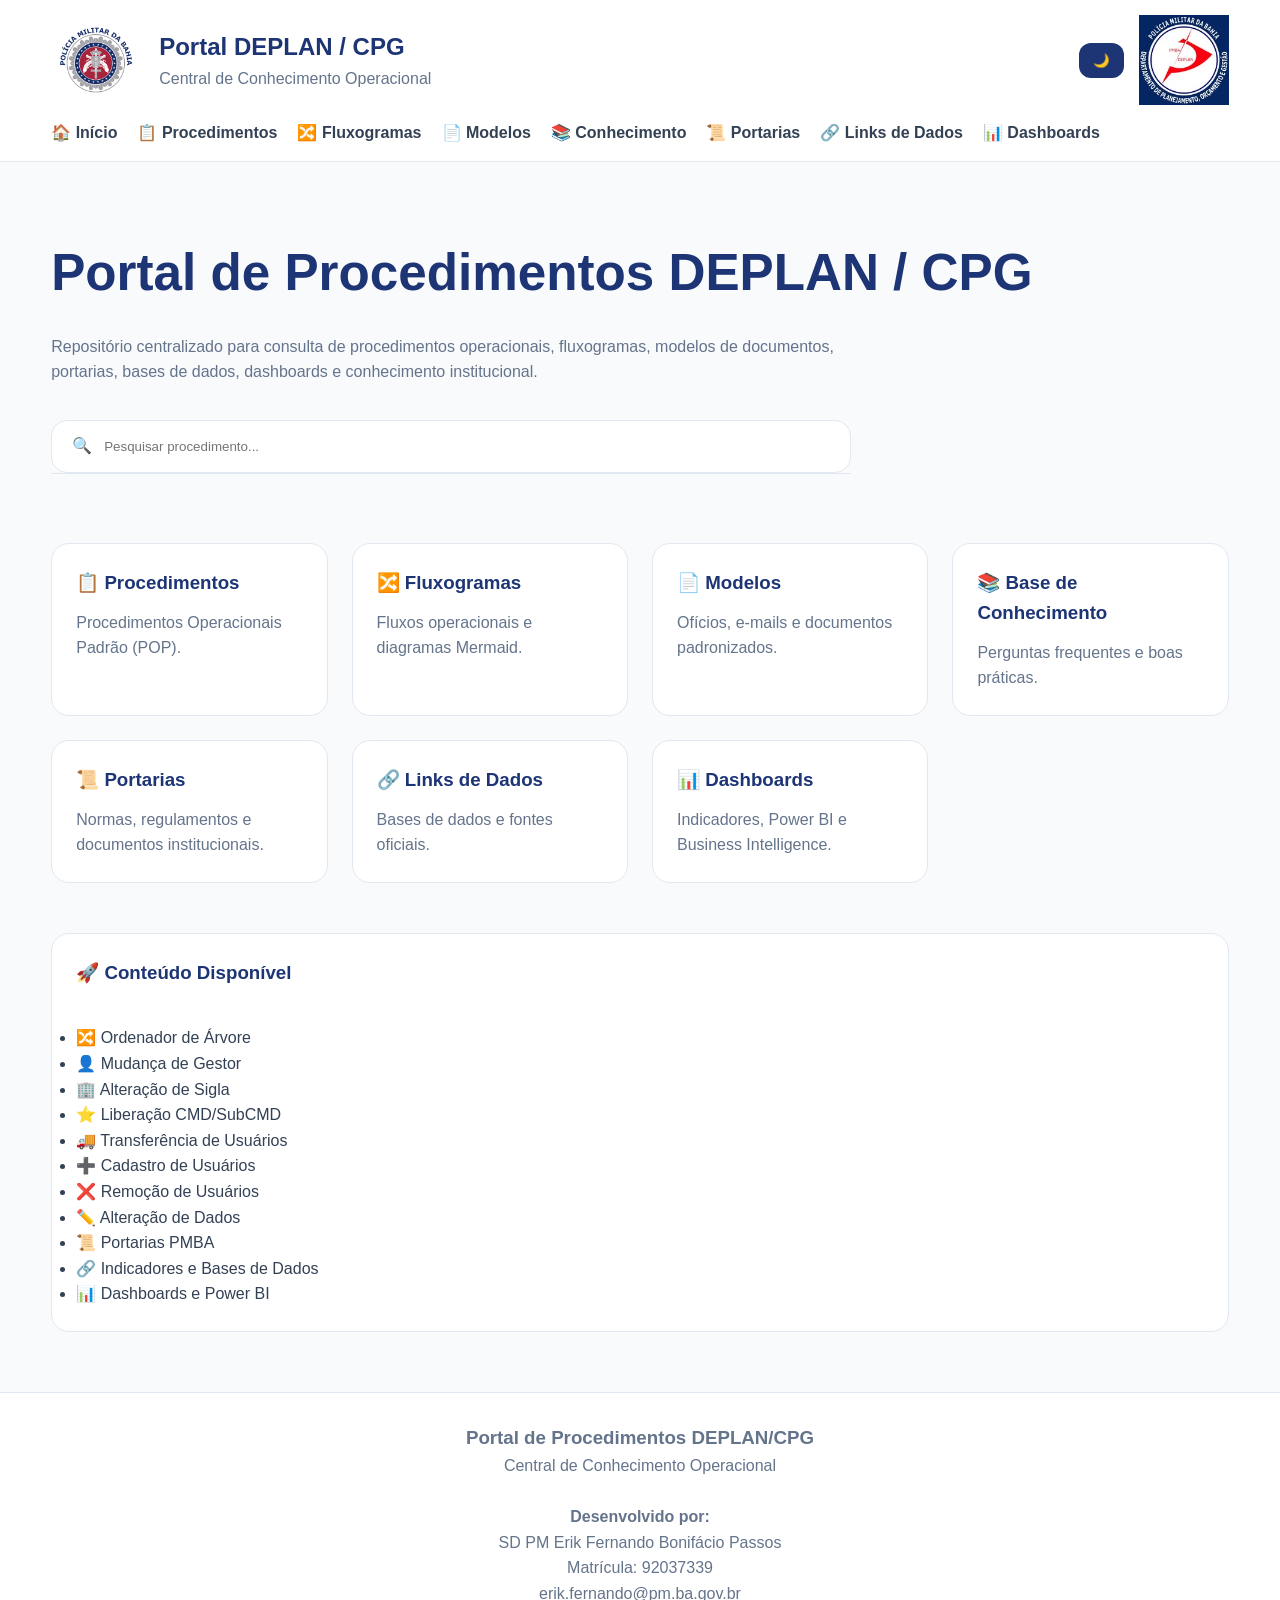
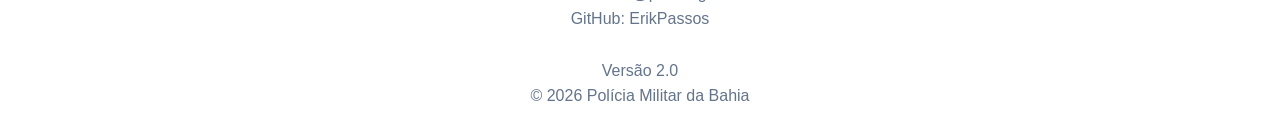
<file: index.html>
<!DOCTYPE html>
<html lang="pt-BR">

<head>

    <meta charset="UTF-8">

    <meta name="viewport"
          content="width=device-width, initial-scale=1.0">

    <title>Portal de Procedimentos DEPLAN/CPG</title>

    <meta
        name="description"
        content="Portal de Procedimentos do DEPLAN/CPG - Central de Conhecimento Operacional">

    <link rel="stylesheet" href="css/style.css">

    <link rel="icon"
          type="image/png"
          href="imagens/pmba.png">

</head>

<body>

<header>

    <div class="container topbar">

        <div class="brand">

            <img
                src="../imagens/pmba.png"
                alt="Logo PMBA"
                class="logo">

            <div>

                <h1>Portal DEPLAN / CPG</h1>

                <p>
                    Central de Conhecimento Operacional
                </p>

            </div>

        </div>

        <div class="header-actions">

            <button
                id="themeToggle"
                title="Alternar tema">
                🌙
            </button>

            <img
                src="./imagens/deplan.jpg"
                alt="Logo DEPLAN"
                class="logo">

            <button
                id="menuBtn"
                class="menu-btn"
                aria-label="Abrir Menu">
                ☰
            </button>

        </div>

    </div>

    <div class="container">

        <nav id="mainNav">

            <a href="index.html">
                🏠 Início
            </a>

            <a href="procedimentos/index.html">
                📋 Procedimentos
            </a>

            <a href="fluxogramas/index.html">
                🔀 Fluxogramas
            </a>

            <a href="modelos/index.html">
                📄 Modelos
            </a>

            <a href="conhecimento/index.html">
                📚 Conhecimento
            </a>

            <a href="portarias/index.html">
                📜 Portarias
            </a>

            <a href="links/index.html">
                🔗 Links de Dados
            </a>

            <a href="dashboard/index.html">
                📊 Dashboards
            </a>

        </nav>

    </div>

</header>

<section class="hero container">

    <h2>
        Portal de Procedimentos
        DEPLAN / CPG
    </h2>

    <p>

        Repositório centralizado para consulta de
        procedimentos operacionais, fluxogramas,
        modelos de documentos, portarias,
        bases de dados, dashboards e
        conhecimento institucional.

    </p>

    <div class="search-wrapper">

        <div class="search-container">

            <span>
                🔍
            </span>

            <input
                type="text"
                id="searchInput"
                placeholder="Pesquisar procedimento...">

        </div>

        <div
            id="autocompleteResults"
            class="autocomplete-results">

        </div>

    </div>

</section>

<section class="container">

    <div class="card-grid">

        <div class="card">

            <a href="procedimentos/index.html">

                <h3>📋 Procedimentos</h3>

                <p>
                    Procedimentos Operacionais
                    Padrão (POP).
                </p>

            </a>

        </div>

        <div class="card">

            <a href="fluxogramas/index.html">

                <h3>🔀 Fluxogramas</h3>

                <p>
                    Fluxos operacionais e
                    diagramas Mermaid.
                </p>

            </a>

        </div>

        <div class="card">

            <a href="modelos/index.html">

                <h3>📄 Modelos</h3>

                <p>
                    Ofícios, e-mails e
                    documentos padronizados.
                </p>

            </a>

        </div>

        <div class="card">

            <a href="conhecimento/index.html">

                <h3>📚 Base de Conhecimento</h3>

                <p>
                    Perguntas frequentes e
                    boas práticas.
                </p>

            </a>

        </div>

        <div class="card">

            <a href="portarias/index.html">

                <h3>📜 Portarias</h3>

                <p>
                    Normas, regulamentos e
                    documentos institucionais.
                </p>

            </a>

        </div>

        <div class="card">

            <a href="links/index.html">

                <h3>🔗 Links de Dados</h3>

                <p>
                    Bases de dados e
                    fontes oficiais.
                </p>

            </a>

        </div>

        <div class="card">

            <a href="dashboard/index.html">

                <h3>📊 Dashboards</h3>

                <p>
                    Indicadores, Power BI e
                    Business Intelligence.
                </p>

            </a>

        </div>

    </div>

</section>

<section
    class="container"
    style="margin-top:50px;">

    <div class="card">

        <h3>
            🚀 Conteúdo Disponível
        </h3>

        <br>

        <ul>

            <li>🔀 Ordenador de Árvore</li>

            <li>👤 Mudança de Gestor</li>

            <li>🏢 Alteração de Sigla</li>

            <li>⭐ Liberação CMD/SubCMD</li>

            <li>🚚 Transferência de Usuários</li>

            <li>➕ Cadastro de Usuários</li>

            <li>❌ Remoção de Usuários</li>

            <li>✏️ Alteração de Dados</li>

            <li>📜 Portarias PMBA</li>

            <li>🔗 Indicadores e Bases de Dados</li>

            <li>📊 Dashboards e Power BI</li>

        </ul>

    </div>

</section>

<footer>

    <div class="container">

        <h3>
            Portal de Procedimentos DEPLAN/CPG
        </h3>

        <p>
            Central de Conhecimento Operacional
        </p>

        <br>

        <p>
            <strong>Desenvolvido por:</strong>
        </p>

        <p>
            SD PM Erik Fernando Bonifácio Passos
        </p>

        <p>
            Matrícula: 92037339
        </p>

        <p>

            <a href="mailto:erik.fernando@pm.ba.gov.br">

                erik.fernando@pm.ba.gov.br

            </a>

        </p>

        <p>

            <a
                href="https://github.com/ErikPassos"
                target="_blank"
                rel="noopener noreferrer">

                GitHub: ErikPassos

            </a>

        </p>

        <br>

        <p>
            Versão 2.0
        </p>

        <p>
            © 2026 Polícia Militar da Bahia
        </p>

    </div>

</footer>

<script src="js/search.js"></script>

<script src="js/menu.js"></script>

<script src="js/darkmode.js"></script>

</body>

</html>
</file>
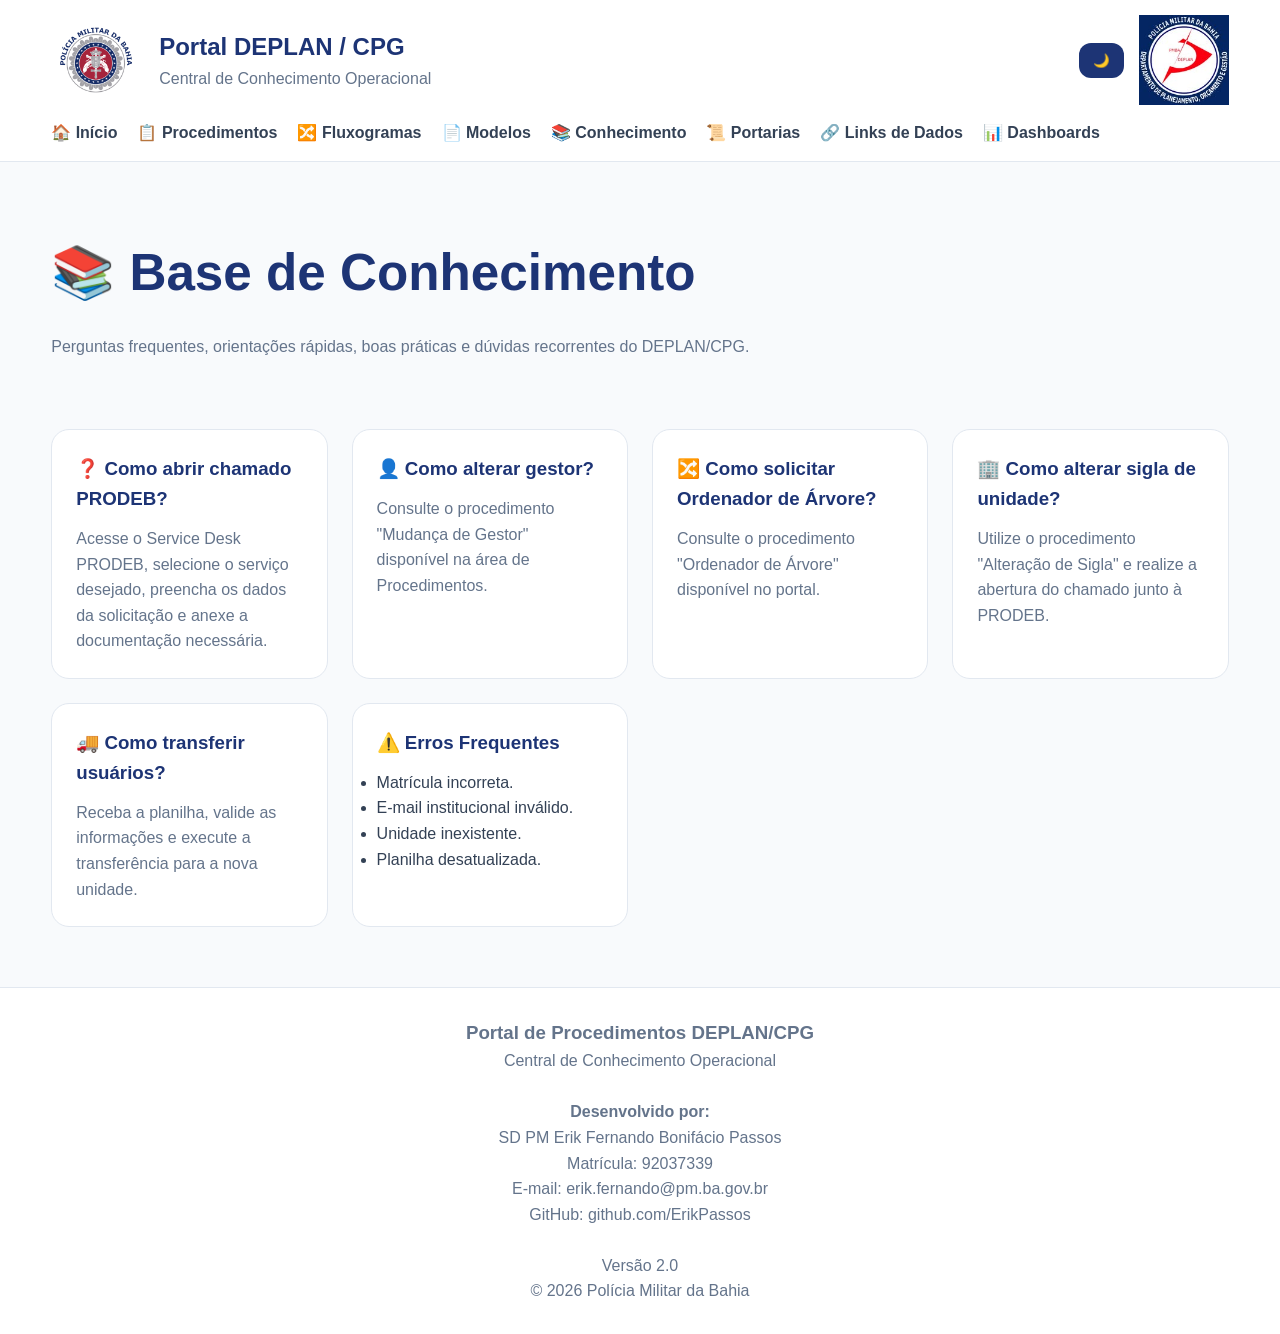
<file: conhecimento/index.html>
<!DOCTYPE html>
<html lang="pt-BR">

<head>

    <meta charset="UTF-8">

    <meta name="viewport"
          content="width=device-width, initial-scale=1.0">

    <title>
        Base de Conhecimento | Portal DEPLAN/CPG
    </title>

    <meta name="description"
          content="Base de Conhecimento do DEPLAN/CPG">

    <link rel="stylesheet" href="../css/style.css">

    <link rel="icon"
          type="image/png"
          href="../imagens/pmba.png">

</head>

<body>

<header>

    <div class="container topbar">

        <div class="brand">

            <img
                src="../imagens/pmba.png"
                alt="Logo PMBA"
                class="logo">

            <div>

                <h1>Portal DEPLAN / CPG</h1>

                <p>
                    Central de Conhecimento Operacional
                </p>

            </div>

        </div>

        <div class="header-actions">

            <button
                id="themeToggle"
                title="Alternar tema">
                🌙
            </button>

            <img
                src="/imagens/deplan.jpg"
                alt="Logo DEPLAN"
                class="logo">

            <button
                id="menuBtn"
                class="menu-btn"
                aria-label="Abrir Menu">
                ☰
            </button>

        </div>

    </div>

    <div class="container">

        <nav id="mainNav">

            <a href="../index.html">
                🏠 Início
            </a>

            <a href="../procedimentos/index.html">
                📋 Procedimentos
            </a>

            <a href="../fluxogramas/index.html">
                🔀 Fluxogramas
            </a>

            <a href="../modelos/index.html">
                📄 Modelos
            </a>

            <a href="../conhecimento/index.html">
                📚 Conhecimento
            </a>

            <a href="../portarias/index.html">
                📜 Portarias
            </a>

            <a href="../links/index.html">
                🔗 Links de Dados
            </a>

            <a href="../dashboard/index.html">
                📊 Dashboards
            </a>

        </nav>

    </div>

</header>


<main class="container">

    <section class="hero">

        <h2>
            📚 Base de Conhecimento
        </h2>

        <p>
            Perguntas frequentes, orientações rápidas,
            boas práticas e dúvidas recorrentes do
            DEPLAN/CPG.
        </p>

    </section>

    <section class="card-grid">

        <div class="card">

            <h3>
                ❓ Como abrir chamado PRODEB?
            </h3>

            <p>
                Acesse o Service Desk PRODEB,
                selecione o serviço desejado,
                preencha os dados da solicitação
                e anexe a documentação necessária.
            </p>

        </div>

        <div class="card">

            <h3>
                👤 Como alterar gestor?
            </h3>

            <p>
                Consulte o procedimento
                "Mudança de Gestor" disponível
                na área de Procedimentos.
            </p>

        </div>

        <div class="card">

            <h3>
                🔀 Como solicitar Ordenador de Árvore?
            </h3>

            <p>
                Consulte o procedimento
                "Ordenador de Árvore"
                disponível no portal.
            </p>

        </div>

        <div class="card">

            <h3>
                🏢 Como alterar sigla de unidade?
            </h3>

            <p>
                Utilize o procedimento
                "Alteração de Sigla"
                e realize a abertura do
                chamado junto à PRODEB.
            </p>

        </div>

        <div class="card">

            <h3>
                🚚 Como transferir usuários?
            </h3>

            <p>
                Receba a planilha,
                valide as informações
                e execute a transferência
                para a nova unidade.
            </p>

        </div>

        <div class="card">

            <h3>
                ⚠️ Erros Frequentes
            </h3>

            <ul>

                <li>
                    Matrícula incorreta.
                </li>

                <li>
                    E-mail institucional inválido.
                </li>

                <li>
                    Unidade inexistente.
                </li>

                <li>
                    Planilha desatualizada.
                </li>

            </ul>

        </div>

    </section>

</main>

<footer>

    <div class="container">

        <h3>
            Portal de Procedimentos DEPLAN/CPG
        </h3>

        <p>
            Central de Conhecimento Operacional
        </p>

        <br>

        <p>
            <strong>Desenvolvido por:</strong>
        </p>

        <p>
            SD PM Erik Fernando Bonifácio Passos
        </p>

        <p>
            Matrícula: 92037339
        </p>

        <p>
            E-mail:
            <a href="mailto:erik.fernando@pm.ba.gov.br">
                erik.fernando@pm.ba.gov.br
            </a>
        </p>

        <p>
            GitHub:
            <a
                href="https://github.com/ErikPassos"
                target="_blank"
                rel="noopener noreferrer">

                github.com/ErikPassos

            </a>
        </p>

        <br>

        <p>
            Versão 2.0
        </p>

        <p>
            © 2026 Polícia Militar da Bahia
        </p>

    </div>

</footer>


<script src="../js/menu.js"></script>

<script src="../js/darkmode.js"></script>

</body>

</html>
</file>
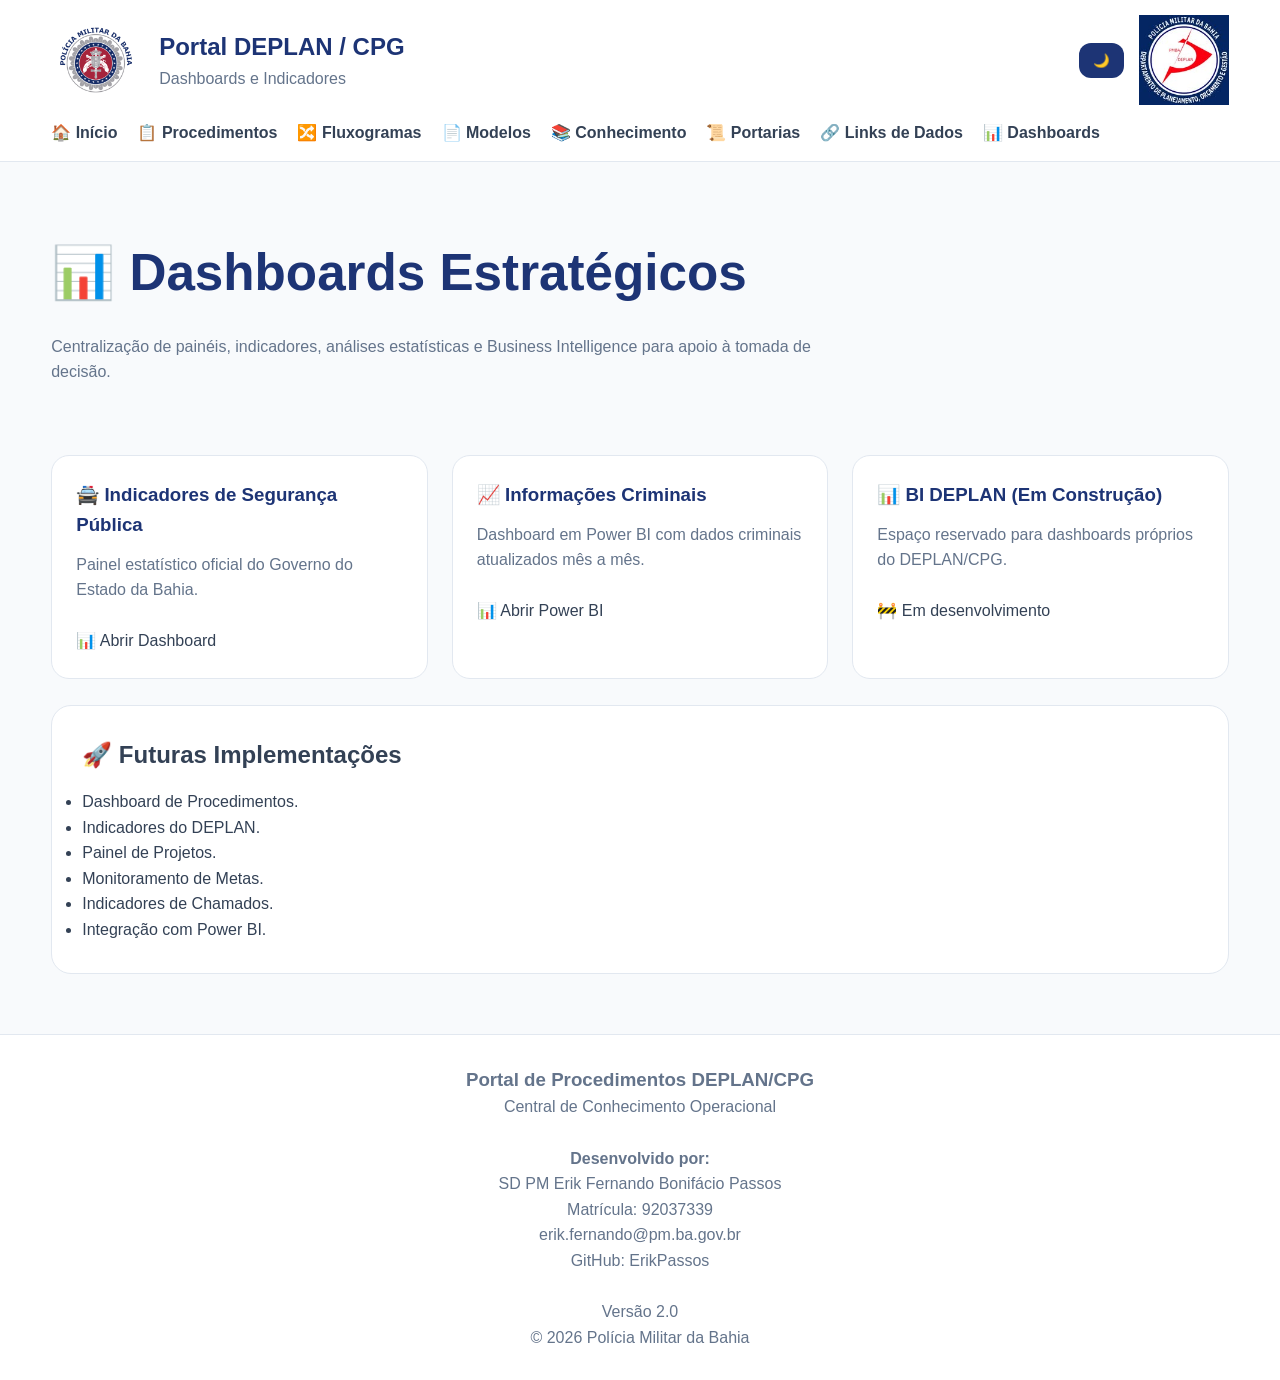
<file: dashboard/index.html>
<!DOCTYPE html>
<html lang="pt-BR">

<head>

    <meta charset="UTF-8">

    <meta name="viewport"
          content="width=device-width, initial-scale=1.0">

    <title>
        Dashboards | Portal DEPLAN/CPG
    </title>

    <meta name="description"
          content="Dashboards e Indicadores Estratégicos">

    <link rel="stylesheet" href="../css/style.css">

    <link rel="icon"
          type="image/png"
          href="../imagens/pmba.png">

</head>

<body>

<header>

    <div class="container topbar">

        <div class="brand">

            <img
                src="../imagens/pmba.png"
                alt="Logo PMBA"
                class="logo">

            <div>

                <h1>
                    Portal DEPLAN / CPG
                </h1>

                <p>
                    Dashboards e Indicadores
                </p>

            </div>

        </div>

        <div class="header-actions">

            <button
                id="themeToggle"
                title="Alternar tema">

                🌙

            </button>

            <img
                src="../imagens/deplan.jpg"
                alt="Logo DEPLAN"
                class="logo">

            <button
                id="menuBtn"
                class="menu-btn"
                aria-label="Menu">

                ☰

            </button>

        </div>

    </div>

    <div class="container">

        <nav id="mainNav">

            <a href="../index.html">
                🏠 Início
            </a>

            <a href="../procedimentos/index.html">
                📋 Procedimentos
            </a>

            <a href="../fluxogramas/index.html">
                🔀 Fluxogramas
            </a>

            <a href="../modelos/index.html">
                📄 Modelos
            </a>

            <a href="../conhecimento/index.html">
                📚 Conhecimento
            </a>

            <a href="../portarias/index.html">
                📜 Portarias
            </a>

            <a href="../links/index.html">
                🔗 Links de Dados
            </a>

            <a href="index.html">
                📊 Dashboards
            </a>

        </nav>

    </div>

</header>

<section class="hero container">

    <h2>
        📊 Dashboards Estratégicos
    </h2>

    <p>

        Centralização de painéis, indicadores,
        análises estatísticas e Business Intelligence
        para apoio à tomada de decisão.

    </p>

</section>

<main class="container">

    <div class="card-grid">

        <div class="card">

            <h3>
                🚔 Indicadores de Segurança Pública
            </h3>

            <p>
                Painel estatístico oficial do Governo
                do Estado da Bahia.
            </p>

            <br>

            <a href="https://www.transparencia.ba.gov.br/PainelEstatisticoSegurancaPublica"
               target="_blank"
               rel="noopener noreferrer">

                📊 Abrir Dashboard

            </a>

        </div>

        <div class="card">

            <h3>
                📈 Informações Criminais
            </h3>

            <p>
                Dashboard em Power BI com dados
                criminais atualizados mês a mês.
            </p>

            <br>

            <a href="https://www.ba.gov.br/ssp/informacoes-criminais-0"
               target="_blank"
               rel="noopener noreferrer">

                📊 Abrir Power BI

            </a>

        </div>

        <div class="card">

            <h3>
                📊 BI DEPLAN (Em Construção)
            </h3>

            <p>
                Espaço reservado para dashboards
                próprios do DEPLAN/CPG.
            </p>

            <br>

            <span>
                🚧 Em desenvolvimento
            </span>

        </div>

    </div>

    <br>

    <div class="content">

        <h2>
            🚀 Futuras Implementações
        </h2>

        <ul>

            <li>
                Dashboard de Procedimentos.
            </li>

            <li>
                Indicadores do DEPLAN.
            </li>

            <li>
                Painel de Projetos.
            </li>

            <li>
                Monitoramento de Metas.
            </li>

            <li>
                Indicadores de Chamados.
            </li>

            <li>
                Integração com Power BI.
            </li>

        </ul>

    </div>

</main>

<footer>

    <div class="container">

        <h3>
            Portal de Procedimentos DEPLAN/CPG
        </h3>

        <p>
            Central de Conhecimento Operacional
        </p>

        <br>

        <p>
            <strong>Desenvolvido por:</strong>
        </p>

        <p>
            SD PM Erik Fernando Bonifácio Passos
        </p>

        <p>
            Matrícula: 92037339
        </p>

        <p>

            <a href="mailto:erik.fernando@pm.ba.gov.br">

                erik.fernando@pm.ba.gov.br

            </a>

        </p>

        <p>

            <a href="https://github.com/ErikPassos"
               target="_blank"
               rel="noopener noreferrer">

                GitHub: ErikPassos

            </a>

        </p>

        <br>

        <p>
            Versão 2.0
        </p>

        <p>
            © 2026 Polícia Militar da Bahia
        </p>

    </div>

</footer>

<script src="../js/menu.js"></script>
<script src="../js/darkmode.js"></script>

</body>

</html>
</file>
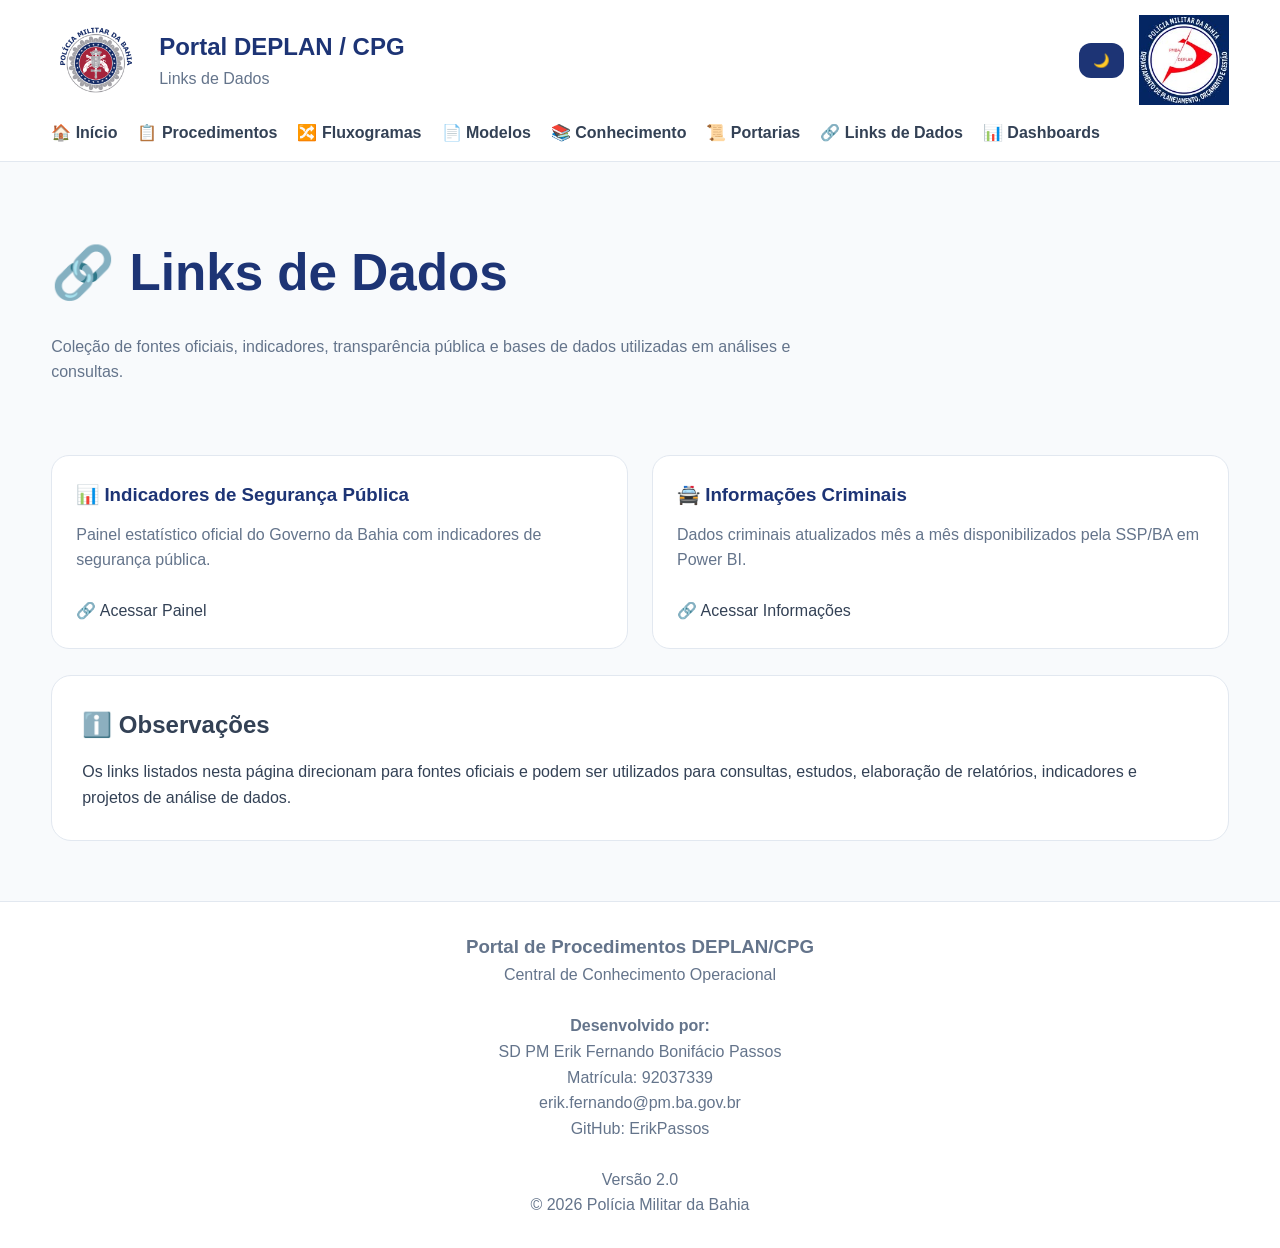
<file: links/index.html>
<!DOCTYPE html>
<html lang="pt-BR">

<head>

    <meta charset="UTF-8">

    <meta name="viewport"
          content="width=device-width, initial-scale=1.0">

    <title>
        Links de Dados | Portal DEPLAN/CPG
    </title>

    <meta name="description"
          content="Links de Dados e Fontes Oficiais">

    <link rel="stylesheet" href="../css/style.css">

    <link rel="icon"
          type="image/png"
          href="../imagens/pmba.png">

</head>

<body>

<header>

    <div class="container topbar">

        <div class="brand">

            <img
                src="../imagens/pmba.png"
                alt="Logo PMBA"
                class="logo">

            <div>

                <h1>Portal DEPLAN / CPG</h1>

                <p>
                    Links de Dados
                </p>

            </div>

        </div>

        <div class="header-actions">

            <button
                id="themeToggle"
                title="Alternar tema">

                🌙

            </button>

            <img
                src="../imagens/deplan.jpg"
                alt="Logo DEPLAN"
                class="logo">

            <button
                id="menuBtn"
                class="menu-btn"
                aria-label="Menu">

                ☰

            </button>

        </div>

    </div>

    <div class="container">

        <nav id="mainNav">

            <a href="../index.html">
                🏠 Início
            </a>

            <a href="../procedimentos/index.html">
                📋 Procedimentos
            </a>

            <a href="../fluxogramas/index.html">
                🔀 Fluxogramas
            </a>

            <a href="../modelos/index.html">
                📄 Modelos
            </a>

            <a href="../conhecimento/index.html">
                📚 Conhecimento
            </a>

            <a href="../portarias/index.html">
                📜 Portarias
            </a>

            <a href="index.html">
                🔗 Links de Dados
            </a>

            <a href="../dashboard/index.html">
                📊 Dashboards
            </a>

        </nav>

    </div>

</header>

<section class="hero container">

    <h2>
        🔗 Links de Dados
    </h2>

    <p>

        Coleção de fontes oficiais, indicadores,
        transparência pública e bases de dados
        utilizadas em análises e consultas.

    </p>

</section>

<main class="container">

    <div class="card-grid">

        <div class="card">

            <h3>
                📊 Indicadores de Segurança Pública
            </h3>

            <p>

                Painel estatístico oficial do Governo
                da Bahia com indicadores de segurança pública.

            </p>

            <br>

            <a href="https://www.transparencia.ba.gov.br/PainelEstatisticoSegurancaPublica"
               target="_blank"
               rel="noopener noreferrer">

                🔗 Acessar Painel

            </a>

        </div>

        <div class="card">

            <h3>
                🚔 Informações Criminais
            </h3>

            <p>

                Dados criminais atualizados mês a mês
                disponibilizados pela SSP/BA em Power BI.

            </p>

            <br>

            <a href="https://www.ba.gov.br/ssp/informacoes-criminais-0"
               target="_blank"
               rel="noopener noreferrer">

                🔗 Acessar Informações

            </a>

        </div>

    </div>

    <br>

    <div class="content">

        <h2>
            ℹ️ Observações
        </h2>

        <p>

            Os links listados nesta página direcionam
            para fontes oficiais e podem ser utilizados
            para consultas, estudos, elaboração de relatórios,
            indicadores e projetos de análise de dados.

        </p>

    </div>

</main>

<footer>

    <div class="container">

        <h3>
            Portal de Procedimentos DEPLAN/CPG
        </h3>

        <p>
            Central de Conhecimento Operacional
        </p>

        <br>

        <p>
            <strong>Desenvolvido por:</strong>
        </p>

        <p>
            SD PM Erik Fernando Bonifácio Passos
        </p>

        <p>
            Matrícula: 92037339
        </p>

        <p>

            <a href="mailto:erik.fernando@pm.ba.gov.br">

                erik.fernando@pm.ba.gov.br

            </a>

        </p>

        <p>

            <a href="https://github.com/ErikPassos"
               target="_blank"
               rel="noopener noreferrer">

                GitHub: ErikPassos

            </a>

        </p>

        <br>

        <p>
            Versão 2.0
        </p>

        <p>
            © 2026 Polícia Militar da Bahia
        </p>

    </div>

</footer>

<script src="../js/menu.js"></script>
<script src="../js/darkmode.js"></script>

</body>

</html>
</file>
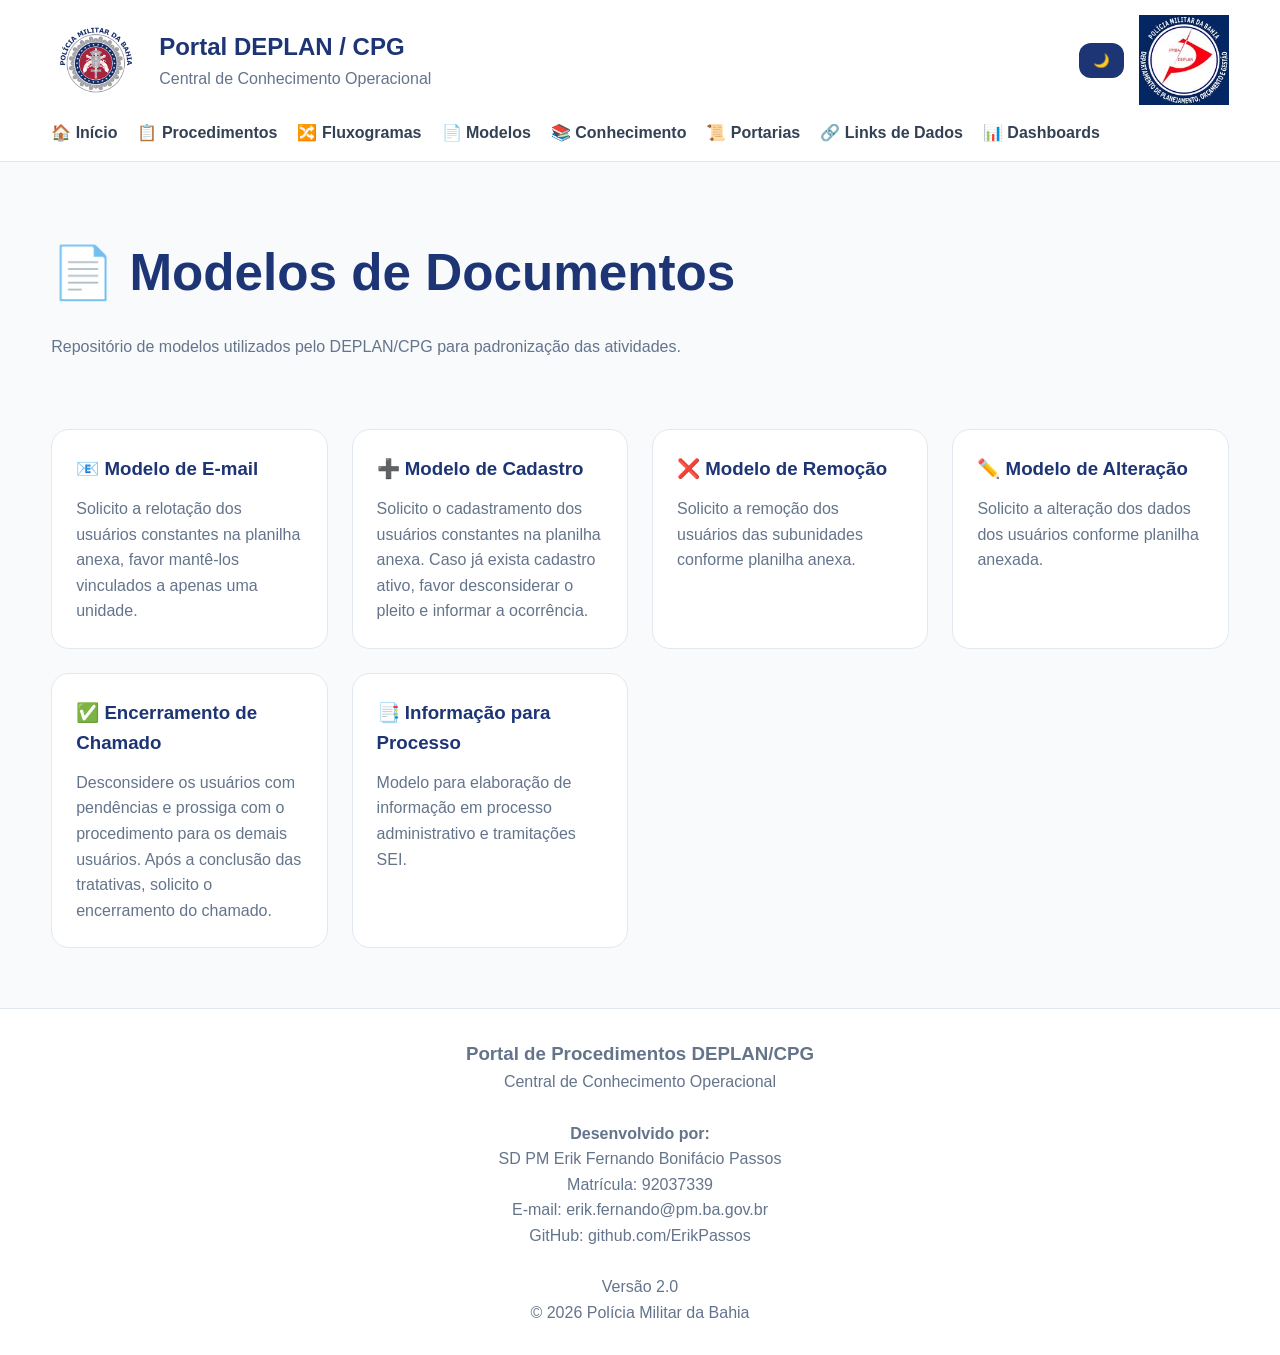
<file: modelos/index.html>
<!DOCTYPE html>
<html lang="pt-BR">

<head>

    <meta charset="UTF-8">

    <meta name="viewport"
          content="width=device-width, initial-scale=1.0">

    <title>
        Modelos | Portal DEPLAN/CPG
    </title>

    <meta name="description"
          content="Modelos de documentos do DEPLAN/CPG">

    <link rel="stylesheet" href="../css/style.css">

    <link rel="icon"
          type="image/png"
          href="../imagens/pmba.png">

</head>

<body>

<header>

    <div class="container topbar">

        <div class="brand">

            <img
                src="../imagens/pmba.png"
                alt="Logo PMBA"
                class="logo">

            <div>

                <h1>Portal DEPLAN / CPG</h1>

                <p>
                    Central de Conhecimento Operacional
                </p>

            </div>

        </div>

        <div class="header-actions">

            <button
                id="themeToggle"
                title="Alternar tema">
                🌙
            </button>

            <img
                src="../imagens/deplan.jpg"
                alt="Logo DEPLAN"
                class="logo">

            <button
                id="menuBtn"
                class="menu-btn"
                aria-label="Abrir Menu">
                ☰
            </button>

        </div>

    </div>

    <div class="container">

        <nav id="mainNav">

            <a href="../index.html">
                🏠 Início
            </a>

            <a href="../procedimentos/index.html">
                📋 Procedimentos
            </a>

            <a href="../fluxogramas/index.html">
                🔀 Fluxogramas
            </a>

            <a href="../modelos/index.html">
                📄 Modelos
            </a>

            <a href="../conhecimento/index.html">
                📚 Conhecimento
            </a>

            <a href="../portarias/index.html">
                📜 Portarias
            </a>

            <a href="../links/index.html">
                🔗 Links de Dados
            </a>

            <a href="../dashboard/index.html">
                📊 Dashboards
            </a>

        </nav>

    </div>

</header>

<main class="container">

    <section class="hero">

        <h2>
            📄 Modelos de Documentos
        </h2>

        <p>
            Repositório de modelos utilizados pelo
            DEPLAN/CPG para padronização das atividades.
        </p>

    </section>

    <section class="card-grid">

        <div class="card">

            <h3>
                📧 Modelo de E-mail
            </h3>

            <p>

                Solicito a relotação dos usuários constantes
                na planilha anexa, favor mantê-los vinculados
                a apenas uma unidade.

            </p>

        </div>

        <div class="card">

            <h3>
                ➕ Modelo de Cadastro
            </h3>

            <p>

                Solicito o cadastramento dos usuários
                constantes na planilha anexa. Caso já exista
                cadastro ativo, favor desconsiderar o pleito
                e informar a ocorrência.

            </p>

        </div>

        <div class="card">

            <h3>
                ❌ Modelo de Remoção
            </h3>

            <p>

                Solicito a remoção dos usuários das
                subunidades conforme planilha anexa.

            </p>

        </div>

        <div class="card">

            <h3>
                ✏️ Modelo de Alteração
            </h3>

            <p>

                Solicito a alteração dos dados dos usuários
                conforme planilha anexada.

            </p>

        </div>

        <div class="card">

            <h3>
                ✅ Encerramento de Chamado
            </h3>

            <p>

                Desconsidere os usuários com pendências e
                prossiga com o procedimento para os demais
                usuários. Após a conclusão das tratativas,
                solicito o encerramento do chamado.

            </p>

        </div>

        <div class="card">

            <h3>
                📑 Informação para Processo
            </h3>

            <p>

                Modelo para elaboração de informação em
                processo administrativo e tramitações SEI.

            </p>

        </div>

    </section>

</main>

<footer>

    <div class="container">

        <h3>
            Portal de Procedimentos DEPLAN/CPG
        </h3>

        <p>
            Central de Conhecimento Operacional
        </p>

        <br>

        <p>
            <strong>Desenvolvido por:</strong>
        </p>

        <p>
            SD PM Erik Fernando Bonifácio Passos
        </p>

        <p>
            Matrícula: 92037339
        </p>

        <p>
            E-mail:
            <a href="mailto:erik.fernando@pm.ba.gov.br">
                erik.fernando@pm.ba.gov.br
            </a>
        </p>

        <p>
            GitHub:
            <a
                href="https://github.com/ErikPassos"
                target="_blank"
                rel="noopener noreferrer">

                github.com/ErikPassos

            </a>
        </p>

        <br>

        <p>
            Versão 2.0
        </p>

        <p>
            © 2026 Polícia Militar da Bahia
        </p>

    </div>

</footer>


<script src="../js/menu.js"></script>

<script src="../js/darkmode.js"></script>

</body>

</html>
</file>
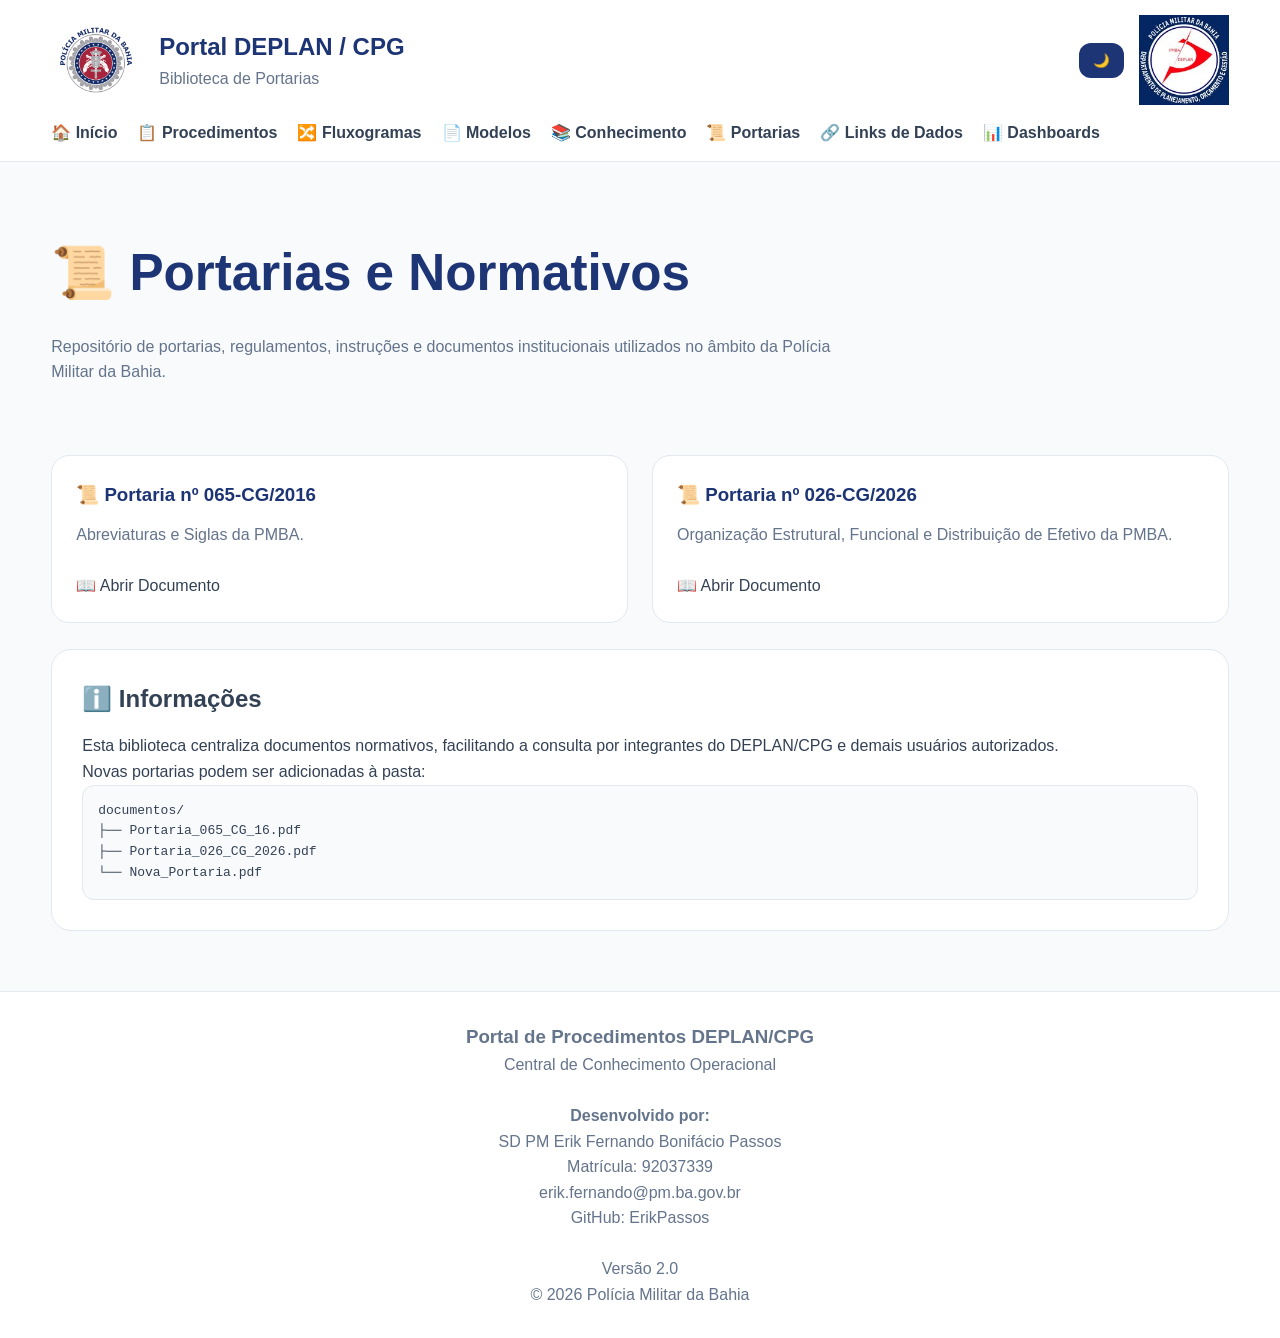
<file: portarias/index.html>
<!DOCTYPE html>
<html lang="pt-BR">

<head>

    <meta charset="UTF-8">

    <meta name="viewport"
          content="width=device-width, initial-scale=1.0">

    <title>
        Portarias | Portal DEPLAN/CPG
    </title>

    <meta name="description"
          content="Portarias, regulamentos e normas institucionais">

    <link rel="stylesheet" href="../css/style.css">

    <link rel="icon"
          type="image/png"
          href="../imagens/pmba.png">

</head>

<body>

<header>

    <div class="container topbar">

        <div class="brand">

            <img
                src="../imagens/pmba.png"
                alt="Logo PMBA"
                class="logo">

            <div>

                <h1>
                    Portal DEPLAN / CPG
                </h1>

                <p>
                    Biblioteca de Portarias
                </p>

            </div>

        </div>

        <div class="header-actions">

            <button
                id="themeToggle"
                title="Alternar tema">

                🌙

            </button>

            <img
                src="../imagens/deplan.jpg"
                alt="Logo DEPLAN"
                class="logo">

            <button
                id="menuBtn"
                class="menu-btn"
                aria-label="Menu">

                ☰

            </button>

        </div>

    </div>

    <div class="container">

        <nav id="mainNav">

            <a href="../index.html">
                🏠 Início
            </a>

            <a href="../procedimentos/index.html">
                📋 Procedimentos
            </a>

            <a href="../fluxogramas/index.html">
                🔀 Fluxogramas
            </a>

            <a href="../modelos/index.html">
                📄 Modelos
            </a>

            <a href="../conhecimento/index.html">
                📚 Conhecimento
            </a>

            <a href="index.html">
                📜 Portarias
            </a>

            <a href="../links/index.html">
                🔗 Links de Dados
            </a>

            <a href="../dashboard/index.html">
                📊 Dashboards
            </a>

        </nav>

    </div>

</header>

<section class="hero container">

    <h2>
        📜 Portarias e Normativos
    </h2>

    <p>

        Repositório de portarias, regulamentos,
        instruções e documentos institucionais
        utilizados no âmbito da Polícia Militar da Bahia.

    </p>

</section>

<main class="container">

    <div class="card-grid">

        <div class="card">

            <h3>
                📜 Portaria nº 065-CG/2016
            </h3>

            <p>
                Abreviaturas e Siglas da PMBA.
            </p>

            <br>

            <a
                href="../documentos/Novo QO_261029_131120.pdf"
                target="_blank">

                📖 Abrir Documento

            </a>

        </div>

        <div class="card">

            <h3>
                📜 Portaria nº 026-CG/2026
            </h3>

            <p>
                Organização Estrutural,
                Funcional e Distribuição
                de Efetivo da PMBA.
            </p>

            <br>

            <a
                href="../documentos/LNJG_003_01_08_16_abreviaturas_e_siglas_PMBA.pdf"
                target="_blank">

                📖 Abrir Documento

            </a>

        </div>

    </div>

    <br>

    <div class="content">

        <h2>
            ℹ️ Informações
        </h2>

        <p>

            Esta biblioteca centraliza documentos normativos,
            facilitando a consulta por integrantes do DEPLAN/CPG
            e demais usuários autorizados.

        </p>

        <p>

            Novas portarias podem ser adicionadas
            à pasta:

        </p>

<pre>
documentos/
├── Portaria_065_CG_16.pdf
├── Portaria_026_CG_2026.pdf
└── Nova_Portaria.pdf
</pre>

    </div>

</main>

<footer>

    <div class="container">

        <h3>
            Portal de Procedimentos DEPLAN/CPG
        </h3>

        <p>
            Central de Conhecimento Operacional
        </p>

        <br>

        <p>
            <strong>Desenvolvido por:</strong>
        </p>

        <p>
            SD PM Erik Fernando Bonifácio Passos
        </p>

        <p>
            Matrícula: 92037339
        </p>

        <p>

            <a href="mailto:erik.fernando@pm.ba.gov.br">

                erik.fernando@pm.ba.gov.br

            </a>

        </p>

        <p>

            <a href="https://github.com/ErikPassos"
               target="_blank"
               rel="noopener noreferrer">

                GitHub: ErikPassos

            </a>

        </p>

        <br>

        <p>
            Versão 2.0
        </p>

        <p>
            © 2026 Polícia Militar da Bahia
        </p>

    </div>

</footer>

<script src="../js/menu.js"></script>

<script src="../js/darkmode.js"></script>

</body>

</html>
</file>
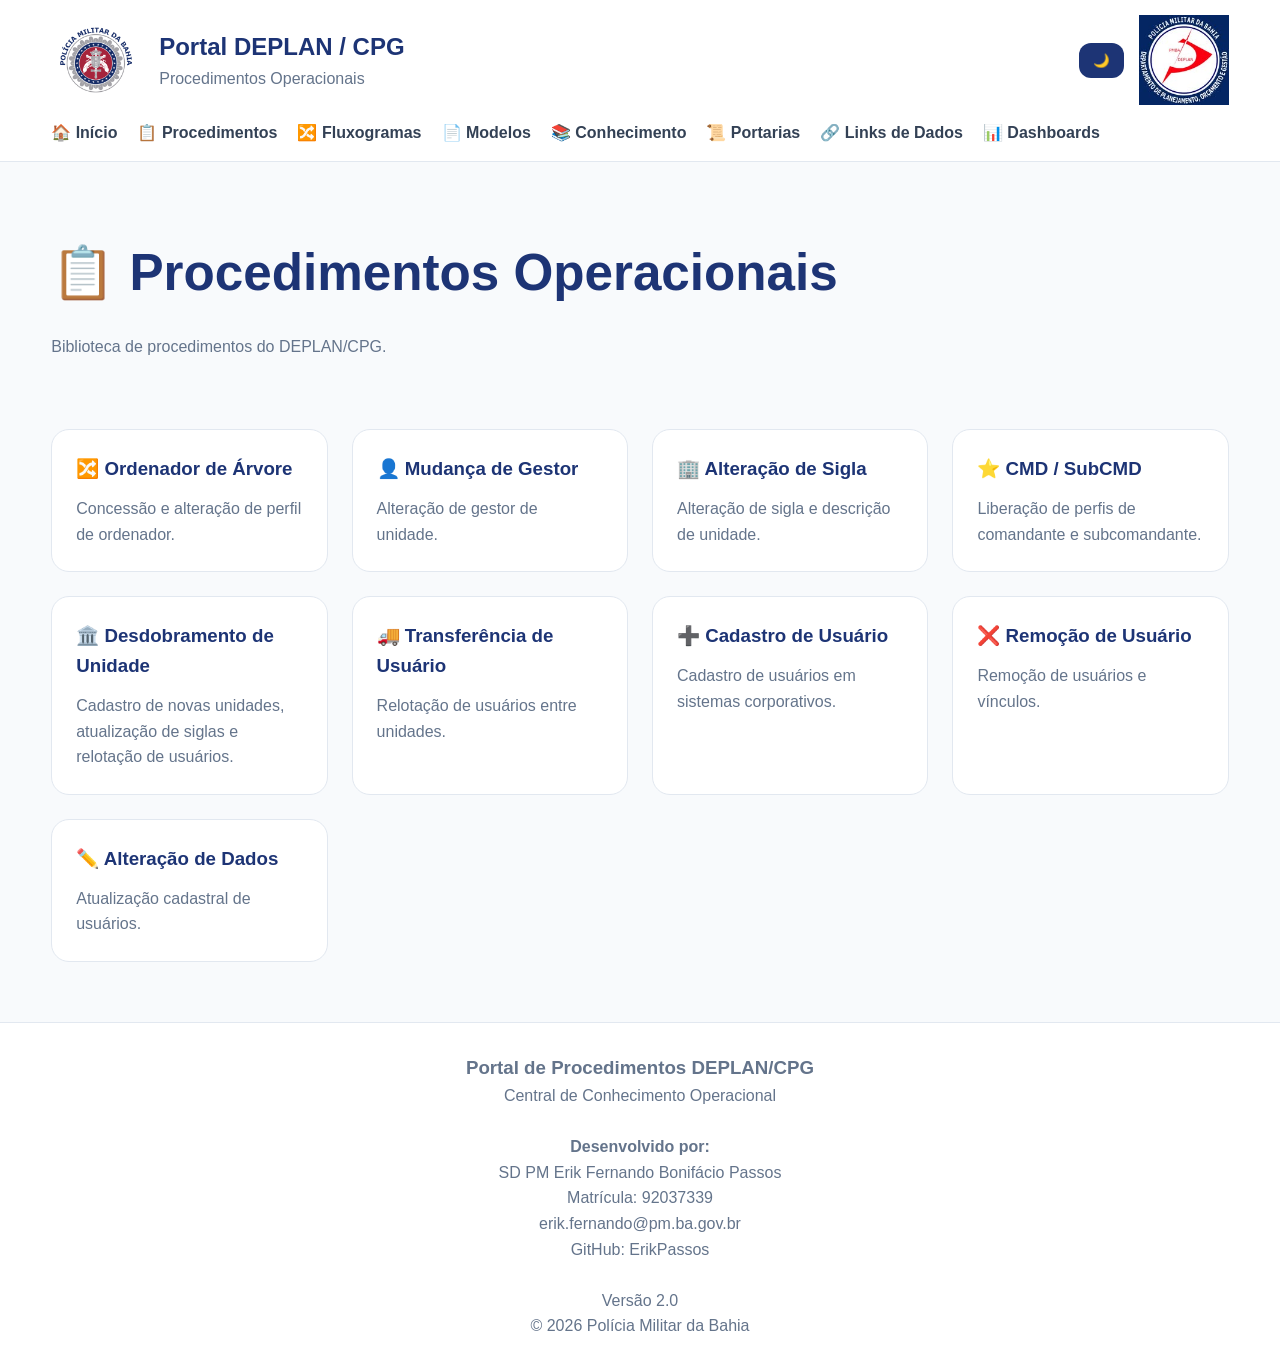
<file: procedimentos/index.html>
<!DOCTYPE html>
<html lang="pt-BR">

<head>

    <meta charset="UTF-8">

    <meta name="viewport"
          content="width=device-width, initial-scale=1.0">

    <title>
        Procedimentos | Portal DEPLAN/CPG
    </title>

    <meta name="description"
          content="Catálogo de Procedimentos Operacionais do DEPLAN/CPG">

    <link rel="stylesheet"
          href="../css/style.css">

    <link rel="icon"
          type="image/png"
          href="../imagens/pmba.png">

</head>

<body>

<header>

    <div class="container topbar">

        <div class="brand">

            <img src="../imagens/pmba.png"
                 alt="PMBA"
                 class="logo">

            <div>

                <h1>
                    Portal DEPLAN / CPG
                </h1>

                <p>
                    Procedimentos Operacionais
                </p>

            </div>

        </div>

        <div class="header-actions">

            <button
                id="themeToggle"
                title="Alternar tema">

                🌙

            </button>

            <img
                src="../imagens/deplan.jpg"
                alt="DEPLAN"
                class="logo">

            <button
                id="menuBtn"
                class="menu-btn"
                aria-label="Menu">

                ☰

            </button>

        </div>

    </div>

    <div class="container">

        <nav id="mainNav">

            <a href="../index.html">
                🏠 Início
            </a>

            <a href="index.html">
                📋 Procedimentos
            </a>

            <a href="../fluxogramas/index.html">
                🔀 Fluxogramas
            </a>

            <a href="../modelos/index.html">
                📄 Modelos
            </a>

            <a href="../conhecimento/index.html">
                📚 Conhecimento
            </a>

            <a href="../portarias/index.html">
                📜 Portarias
            </a>

            <a href="../links/index.html">
                🔗 Links de Dados
            </a>

            <a href="../dashboard/index.html">
                📊 Dashboards
            </a>

        </nav>

    </div>

</header>

<section class="hero container">

    <h2>
        📋 Procedimentos Operacionais
    </h2>

    <p>
        Biblioteca de procedimentos do
        DEPLAN/CPG.
    </p>

</section>

<main class="container">

    <section class="card-grid">

        <div class="card">
            <a href="ordenador-arvore.html">
                <h3>🔀 Ordenador de Árvore</h3>
                <p>Concessão e alteração de perfil de ordenador.</p>
            </a>
        </div>

        <div class="card">
            <a href="mudanca-gestor.html">
                <h3>👤 Mudança de Gestor</h3>
                <p>Alteração de gestor de unidade.</p>
            </a>
        </div>

        <div class="card">
            <a href="alteracao-sigla.html">
                <h3>🏢 Alteração de Sigla</h3>
                <p>Alteração de sigla e descrição de unidade.</p>
            </a>
        </div>

        <div class="card">
            <a href="liberacao-cmd-subcmd.html">
                <h3>⭐ CMD / SubCMD</h3>
                <p>Liberação de perfis de comandante e subcomandante.</p>
            </a>
        </div>

        <div class="card">
            <a href="desdobramento-unidade.html">
                <h3>🏛️ Desdobramento de Unidade</h3>
                <p>
                    Cadastro de novas unidades,
                    atualização de siglas e relotação
                    de usuários.
                </p>
            </a>
        </div>

        <div class="card">
            <a href="transferencia-usuario.html">
                <h3>🚚 Transferência de Usuário</h3>
                <p>Relotação de usuários entre unidades.</p>
            </a>
        </div>

        <div class="card">
            <a href="cadastro-usuario.html">
                <h3>➕ Cadastro de Usuário</h3>
                <p>Cadastro de usuários em sistemas corporativos.</p>
            </a>
        </div>

        <div class="card">
            <a href="remocao-usuario.html">
                <h3>❌ Remoção de Usuário</h3>
                <p>Remoção de usuários e vínculos.</p>
            </a>
        </div>

        <div class="card">
            <a href="alteracao-dados.html">
                <h3>✏️ Alteração de Dados</h3>
                <p>Atualização cadastral de usuários.</p>
            </a>
        </div>

    </section>

</main>

<footer>

    <div class="container">

        <h3>
            Portal de Procedimentos DEPLAN/CPG
        </h3>

        <p>
            Central de Conhecimento Operacional
        </p>

        <br>

        <p>
            <strong>Desenvolvido por:</strong>
        </p>

        <p>
            SD PM Erik Fernando Bonifácio Passos
        </p>

        <p>
            Matrícula: 92037339
        </p>

        <p>
            <a href="mailto:erik.fernando@pm.ba.gov.br">
                erik.fernando@pm.ba.gov.br
            </a>
        </p>

        <p>
            <a href="https://github.com/ErikPassos"
               target="_blank"
               rel="noopener noreferrer">
                GitHub: ErikPassos
            </a>
        </p>

        <br>

        <p>Versão 2.0</p>

        <p>© 2026 Polícia Militar da Bahia</p>

    </div>

</footer>

<script src="../js/menu.js"></script>
<script src="../js/darkmode.js"></script>

</body>
</html>
</file>
<file: css/style.css>
/* =========================================
   VARIÁVEIS
========================================= */

:root{

    --azul:#1d3475;
    --azul-hover:#14285e;
    --vermelho:#bc2334;

    --bg:#f8fafc;
    --card:#ffffff;

    --texto:#334155;
    --texto-sec:#64748b;

    --borda:#e2e8f0;

    --shadow:0 10px 30px rgba(0,0,0,.08);

    --radius:18px;

}

/* =========================================
   DARK MODE
========================================= */

[data-theme="dark"]{

    --bg:#0f172a;

    --card:#1e293b;

    --texto:#e2e8f0;

    --texto-sec:#94a3b8;

    --borda:#334155;

    --shadow:0 8px 25px rgba(0,0,0,.35);

}

/* =========================================
   RESET
========================================= */

*{
    margin:0;
    padding:0;
    box-sizing:border-box;
}

html{
    scroll-behavior:smooth;
}

body{

    font-family:
    "Segoe UI Variable",
    "Segoe UI",
    Arial,
    sans-serif;

    background:var(--bg);

    color:var(--texto);

    min-height:100vh;

    line-height:1.6;

    overflow-x:hidden;

}

/* =========================================
   CONTAINER
========================================= */

.container{

    width:min(1200px,92%);

    margin:auto;

}

/* =========================================
   LINKS
========================================= */

a{

    text-decoration:none;

    color:inherit;

}

/* =========================================
   IMAGENS
========================================= */

img{

    max-width:100%;

    height:auto;

}

.logo{

    max-width:90px;

    height:auto;

    object-fit:contain;

    display:block;

}

/* =========================================
   HEADER
========================================= */

header{

    background:var(--card);

    border-bottom:1px solid var(--borda);

    position:sticky;

    top:0;

    z-index:999;

    backdrop-filter:blur(8px);

}

.topbar{

    display:flex;

    justify-content:space-between;

    align-items:center;

    gap:20px;

    padding:15px 0;

}

.brand{

    display:flex;

    align-items:center;

    gap:18px;

}

.brand h1{

    color:var(--azul);

    font-size:1.5rem;

}

.brand p{

    color:var(--texto-sec);

}

.header-actions{

    display:flex;

    align-items:center;

    gap:15px;

}

/* =========================================
   MENU
========================================= */

nav{

    display:flex;

    flex-wrap:wrap;

    gap:20px;

    padding-bottom:15px;

}

nav a{

    color:var(--texto);

    font-weight:600;

    transition:.3s;

}

nav a:hover{

    color:var(--azul);

}

.menu-btn{

    display:none;

    border:none;

    background:none;

    cursor:pointer;

    font-size:1.6rem;

}

/* =========================================
   DARK MODE BUTTON
========================================= */

#themeToggle{

    background:var(--azul);

    color:white;

    border:none;

    border-radius:12px;

    padding:10px 14px;

    cursor:pointer;

}

#themeToggle:hover{

    background:var(--azul-hover);

}

/* =========================================
   HERO
========================================= */

.hero{

    padding:70px 0;

}

.hero h2{

    font-size:clamp(2rem,4vw,4rem);

    color:var(--azul);

    margin-bottom:20px;

}

.hero p{

    max-width:800px;

    color:var(--texto-sec);

}

/* =========================================
   BUSCA
========================================= */

.search-wrapper{

    margin-top:35px;

    max-width:800px;

    position:relative;

}

.search-container{

    display:flex;

    gap:12px;

    align-items:center;

    background:var(--card);

    border:1px solid var(--borda);

    border-radius:16px;

    padding:0 20px;

}

.search-container input{

    width:100%;

    border:none;

    background:none;

    outline:none;

    padding:18px 0;

}

/* =========================================
   AUTOCOMPLETE
========================================= */

.autocomplete-results{

    width:100%;

    position:absolute;

    background:var(--card);

    border:1px solid var(--borda);

    border-top:none;

    border-radius:0 0 16px 16px;

    overflow:hidden;

    z-index:999;

}

.autocomplete-item{

    padding:15px;

    cursor:pointer;

}

.autocomplete-item:hover{

    background:rgba(0,0,0,.04);

}

/* =========================================
   CARDS
========================================= */

.card-grid{

    display:grid;

    gap:24px;

    grid-template-columns:
    repeat(auto-fit,minmax(260px,1fr));

}

.card{

    background:var(--card);

    border:1px solid var(--borda);

    border-radius:var(--radius);

    padding:24px;

    transition:.3s;

}

.card:hover{

    transform:translateY(-4px);

    box-shadow:var(--shadow);

}

.card h3{

    color:var(--azul);

    margin-bottom:12px;

}

.card p{

    color:var(--texto-sec);

}

/* =========================================
   CONTENT
========================================= */

.content{

    background:var(--card);

    border:1px solid var(--borda);

    border-radius:20px;

    padding:30px;

    overflow-wrap:break-word;

}

.content h1,
.content h2{

    margin-bottom:15px;

}

.content a{

    color:var(--azul);

    font-weight:600;

}

.content a:hover{

    text-decoration:underline;

}

/* =========================================
   GUIA OPERACIONAL
========================================= */

.guia-layout{

    display:grid;

    grid-template-columns:
    minmax(240px,280px) 1fr;

    gap:30px;

    margin-top:30px;

}

.menu-guia{

    position:sticky;

    top:120px;

    height:fit-content;

    background:var(--card);

    border:1px solid var(--borda);

    border-radius:18px;

    padding:20px;

    box-shadow:0 5px 15px rgba(0,0,0,.05);

}

.menu-guia ul{

    list-style:none;

    padding:0;

}

.menu-guia li{

    margin-bottom:8px;

}

.menu-guia a{

    display:block;

    padding:12px 14px;

    border-radius:10px;

    transition:.25s;

}

.menu-guia a:hover{

    background:#eef2ff;

    color:var(--azul);

    transform:translateX(3px);

}

.etapa{

    background:var(--card);

    border:1px solid var(--borda);

    border-radius:18px;

    padding:30px;

    margin-bottom:30px;

}

.sistema{

    background:#eef2ff;

    border-left:5px solid var(--azul);

    padding:15px;

    border-radius:12px;

    margin-bottom:20px;

}

.resultado{

    background:#ecfdf5;

    border-left:5px solid #16a34a;

    padding:15px;

    border-radius:12px;

    margin-top:15px;

}

.atencao{

    background:#fff7ed;

    border-left:5px solid #ea580c;

    padding:15px;

    border-radius:12px;

    margin-top:15px;

}

[data-theme="dark"] .sistema{

    background:#1e293b;

}

[data-theme="dark"] .resultado{

    background:#14532d;

}

[data-theme="dark"] .atencao{

    background:#7c2d12;

}

/* =========================================
   FLUXOGRAMA
========================================= */

.fluxograma-toggle{

    margin-bottom:25px;

}

.fluxograma-toggle button{

    background:var(--azul);

    color:white;

    border:none;

    border-radius:10px;

    padding:12px 20px;

    cursor:pointer;

}

.fluxograma-area{

    display:none;

    margin-top:20px;

}

.fluxograma-area.ativo{

    display:block;

}

/* =========================================
   PRE / MERMAID
========================================= */

pre,
pre.mermaid{

    background:#f8fafc;

    border:1px solid var(--borda);

    border-radius:12px;

    padding:15px;

    overflow-x:auto;

    white-space:pre-wrap;

}

[data-theme="dark"] pre{

    background:#0f172a;

}

/* =========================================
   FOOTER
========================================= */

footer{

    margin-top:60px;

    border-top:1px solid var(--borda);

    background:var(--card);

    text-align:center;

    padding:30px;

    color:var(--texto-sec);

}

/* =========================================
   MARK
========================================= */

mark{

    background:#fde68a;

    color:#000;

    padding:2px 4px;

    border-radius:4px;

}

/* =========================================
   SCROLLBAR
========================================= */

::-webkit-scrollbar{

    width:10px;

}

::-webkit-scrollbar-thumb{

    background:var(--azul);

    border-radius:10px;

}

/* =========================================
   TABLET
========================================= */

@media(max-width:1024px){

    .guia-layout{

        grid-template-columns:1fr;

    }

    .menu-guia{

        position:static;

        width:100%;

    }

}

/* =========================================
   MOBILE
========================================= */

@media(max-width:768px){

    .topbar{

        flex-direction:column;

        text-align:center;

    }

    .brand{

        flex-direction:column;

    }

    .header-actions{

        justify-content:center;

        flex-wrap:wrap;

    }

    .menu-btn{

        display:block;

    }

    nav{

        display:none;

        flex-direction:column;

        text-align:center;

    }

    nav.open{

        display:flex;

    }

    .hero{

        text-align:center;

        padding:50px 0;

    }

    .logo{

        max-width:70px;

    }

}

/* =========================================
   SMARTPHONE PEQUENO
========================================= */

@media(max-width:480px){

    .card,
    .etapa,
    .content{

        padding:20px;

    }

    .hero h2{

        font-size:2rem;

    }

}
</file>
